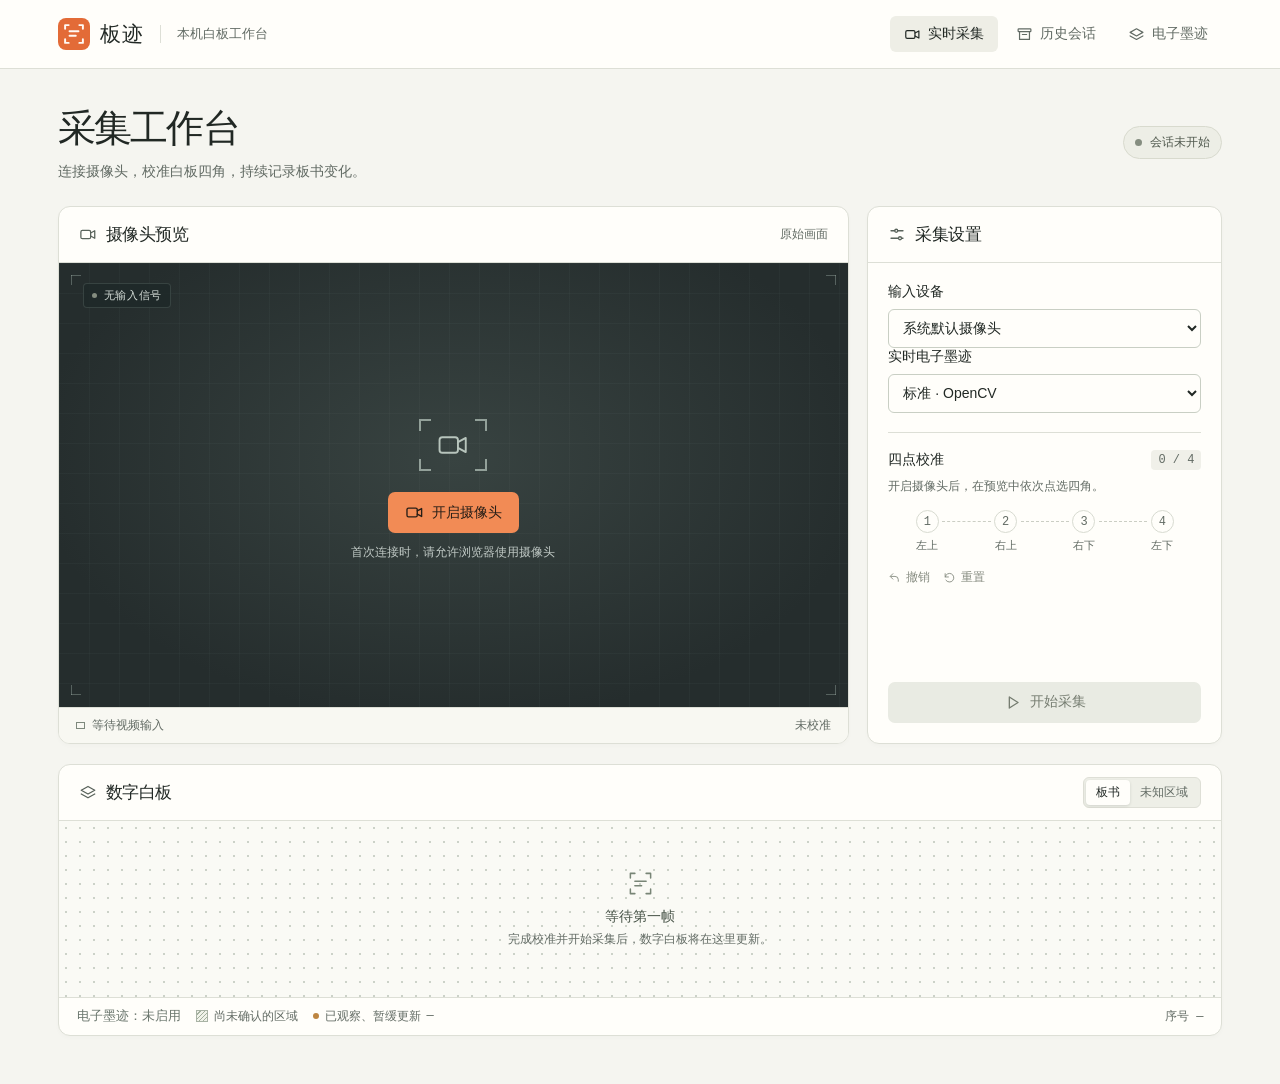
<file: web/index.html>
<!doctype html>
<html lang="zh-CN">
<head>
  <meta charset="utf-8">
  <meta name="viewport" content="width=device-width, initial-scale=1">
  <meta name="theme-color" content="#f6f6f1">
  <title>板迹 · 本机白板工作台</title>
  <link rel="icon" href="mark.svg" type="image/svg+xml">
  <link rel="stylesheet" href="workbench.css">
  <script type="module" src="app.js"></script>
</head>
<body>
  <svg class="sprite" xmlns="http://www.w3.org/2000/svg" aria-hidden="true">
    <symbol id="camera" viewBox="0 0 24 24"><rect x="2.5" y="6.5" width="13" height="11" rx="2"/><path d="m15.5 10 5.5-3v10l-5.5-3"/></symbol>
    <symbol id="archive" viewBox="0 0 24 24"><rect x="3" y="4" width="18" height="4" rx="1"/><path d="M5 8v11h14V8m-10 4h6"/></symbol>
    <symbol id="sliders" viewBox="0 0 24 24"><path d="M4 7h5m4 0h7M4 17h10m4 0h2"/><circle cx="11" cy="7" r="2"/><circle cx="16" cy="17" r="2"/></symbol>
    <symbol id="screen" viewBox="0 0 24 24"><rect x="2.5" y="4.5" width="19" height="13" rx="2"/><path d="M8 21h8m-4-3v3"/></symbol>
    <symbol id="play" viewBox="0 0 24 24"><path d="m8 5 11 7-11 7z"/></symbol>
    <symbol id="stop" viewBox="0 0 24 24"><rect x="6" y="6" width="12" height="12" rx="1"/></symbol>
    <symbol id="reset" viewBox="0 0 24 24"><path d="M4 11a8 8 0 1 1 1.3 6M4 5v6h6"/></symbol>
    <symbol id="undo" viewBox="0 0 24 24"><path d="m9 5-5 5 5 5m-4-5h8a6 6 0 0 1 6 6v3"/></symbol>
    <symbol id="panel" viewBox="0 0 24 24"><path d="M3 7V3h4m10 0h4v4m0 10v4h-4M7 21H3v-4"/><path d="M7 14h6m-6-4h10"/></symbol>
    <symbol id="layers" viewBox="0 0 24 24"><path d="m3 9 9-5 9 5-9 5zm0 5 9 5 9-5"/></symbol>
    <symbol id="clock" viewBox="0 0 24 24"><circle cx="12" cy="12" r="8.5"/><path d="M12 7v5l3 2"/></symbol>
    <symbol id="chevron" viewBox="0 0 24 24"><path d="m9 6 6 6-6 6"/></symbol>
  </svg>

  <header class="masthead">
    <div class="mast-inner">
      <div class="brand"><img src="mark.svg" alt="" width="32" height="32"><b>板迹</b><span>本机白板工作台</span></div>
      <nav aria-label="主导航">
        <a id="nav-live" class="nav-item" href="#capture" aria-current="page"><svg class="icon"><use href="#camera"/></svg>实时采集</a>
        <a id="nav-history" class="nav-item" href="#history"><svg class="icon"><use href="#archive"/></svg>历史会话</a>
        <a id="nav-ink" class="nav-item" href="#ink"><svg class="icon"><use href="#layers"/></svg>电子墨迹</a>
      </nav>
    </div>
  </header>

  <main>
    <section id="capture-view" aria-labelledby="live-title">
      <div class="page-heading">
        <div><h1 id="live-title">采集工作台</h1><p id="live-description">连接摄像头，校准白板四角，持续记录板书变化。</p></div>
        <div class="session-actions" id="session-actions"><span class="tech-label" id="processing-rate" title="最近 3 秒内，摄像头被采样的新帧数和本机服务成功处理的帧数，均按每秒计算" hidden>采样帧率 <b id="sampling-fps">—</b> fps · 处理帧率 <b id="processing-fps">—</b> fps</span><span class="status-pill" id="session-status" role="status"><i></i><span>会话未开始</span></span></div>
      </div>
      <div id="live-messages">
        <div id="live-notice" class="notice" role="alert" hidden></div>
        <p id="glare-notice" class="notice" role="status" hidden>白板上可能有亮带反光。请先调整灯光角度。若需移动摄像头，请停止采集，调整后重新校准。</p>
      </div>
      <div class="capture-layout">
        <article class="card camera-card">
          <header class="card-head"><h2><svg class="icon"><use href="#camera"/></svg>摄像头预览</h2><button id="release" class="text-button" hidden>释放摄像头</button><span class="tech-label" id="input-label">原始画面</span></header>
          <div class="viewfinder" id="viewfinder">
            <div class="hud"><i></i><span id="input-status">无输入信号</span></div>
            <div id="camera-idle" class="camera-idle">
              <div class="focus-icon"><span></span><svg class="icon"><use href="#camera"/></svg></div>
              <button class="button primary" id="connect"><svg class="icon"><use href="#camera"/></svg><span>开启摄像头</span></button>
              <p id="camera-hint">首次连接时，请允许浏览器使用摄像头</p>
            </div>
            <div id="video-plane" class="video-plane" hidden>
              <video id="video" playsinline autoplay muted aria-label="摄像头原始画面"></video>
              <svg id="calibration-overlay" viewBox="0 0 1000 1000" preserveAspectRatio="none" aria-hidden="true"></svg>
              <div id="point-marks" aria-hidden="true"></div>
            </div>
          </div>
          <footer class="camera-foot"><span><i class="focus-dot"></i><span id="resolution">等待视频输入</span></span><span id="calibration-status">未校准</span></footer>
        </article>

        <aside class="card controls">
          <header class="card-head"><h2><svg class="icon"><use href="#sliders"/></svg>采集设置</h2></header>
          <div class="control-body" id="control-body">
            <label for="device">输入设备</label>
            <select id="device"><option value="">系统默认摄像头</option></select>
            <label for="live-ink-mode">实时电子墨迹</label>
            <select id="live-ink-mode">
              <option value="classic">标准 · OpenCV</option>
              <option value="lecturenet-live">LectureNet · 原板校验（实时实验）</option>
            </select>
            <div class="calibration-head"><h3>四点校准</h3><span id="point-count" class="counter">0 / 4</span></div>
            <p class="guide" id="point-instruction" aria-live="polite">开启摄像头后，在预览中依次点选四角。</p>
            <ol class="corner-steps" aria-label="角点顺序">
              <li><span>1</span>左上</li><li><span>2</span>右上</li><li><span>3</span>右下</li><li><span>4</span>左下</li>
            </ol>
            <div class="edit-corners"><button id="undo" class="text-button" disabled><svg class="icon"><use href="#undo"/></svg>撤销</button><button id="reset" class="text-button" disabled><svg class="icon"><use href="#reset"/></svg>重置</button></div>
            <button id="record" class="button record" disabled><svg class="icon"><use href="#play"/></svg><span>开始采集</span></button>
          </div>
        </aside>
      </div>
      <article id="live-board" class="card board-card" aria-label="实时数字白板"></article>
    </section>

    <section id="history-view" aria-labelledby="history-title" hidden>
      <div class="page-heading"><div><h1 id="history-title">历史会话</h1><p>按确认时间回放板书，时间线从会话创建到最后一次确认。</p></div><button id="refresh-history" class="button secondary"><svg class="icon"><use href="#reset"/></svg>刷新记录</button></div>
      <div id="history-notice" class="notice" role="alert" hidden></div>
      <div class="history-layout">
        <aside class="card library">
          <header class="card-head"><h2><svg class="icon"><use href="#archive"/></svg>会话目录</h2><span id="session-count" class="counter">—</span></header>
          <div id="session-list" aria-live="polite"></div>
        </aside>
        <div class="history-detail">
          <article id="history-board" class="card board-card" aria-label="历史数字白板"></article>
          <article class="card timeline" aria-label="回放时间线">
            <header class="card-head"><h2><svg class="icon"><use href="#clock"/></svg>回放时间线</h2><span id="event-counter" class="counter">—</span></header>
            <div class="timeline-body">
              <div class="transport">
                <button class="button small" id="playback" disabled>播放</button>
                <button id="prev" aria-label="上一步" class="square-button" disabled>‹</button>
                <input type="range" id="scrubber" min="0" max="0" value="0" step="1" aria-label="回放进度" disabled>
                <button id="next" aria-label="下一步" class="square-button" disabled>›</button>
              </div>
              <div class="replay-timing">
                <span class="replay-time" aria-label="已播放时间与总时长"><span id="replay-elapsed">00:00</span> / <span id="replay-total">00:00</span></span>
                <label>播放速度
                  <select id="playback-speed">
                    <option value="0.5">0.5×</option><option value="1" selected>1×</option>
                    <option value="2">2×</option><option value="4">4×</option>
                  </select>
                </label>
              </div>
              <p class="event-summary" id="event-summary" aria-live="polite">等待选择会话</p>
              <dl class="event-times"><div><dt>观察时间</dt><dd id="observed">—</dd></div><div><dt>确认时间</dt><dd id="confirmed">—</dd></div></dl>
            </div>
          </article>
        </div>
      </div>
    </section>

    <section id="ink-view" aria-labelledby="ink-title" hidden>
      <div class="page-heading">
        <div><h1 id="ink-title">电子墨迹</h1><p>按确认序列查看笔迹，点击一条墨迹可查看颜色、线宽和来源。淡墨增强是弱线候选实验，反光处可能出现多识别。</p></div>
        <button id="ink-refresh" class="button secondary">刷新会话</button>
      </div>
      <div id="ink-notice" class="notice" role="alert" hidden></div>
      <article class="card ink-card">
        <header class="card-head ink-toolbar">
          <label class="ink-session-label" for="ink-session">会话<select id="ink-session" disabled></select></label>
          <div class="ink-actions">
            <label class="ink-method-label" for="ink-method">识别方式<select id="ink-method">
              <option value="classic">标准 · OpenCV</option>
              <option value="neural">淡墨增强（实验）</option>
              <option value="yolo-experiment" hidden disabled>YOLO 512 · CPU 训练（实验）</option>
              <option value="yolo-mps-experiment" hidden disabled>YOLO 512 · Metal 训练（实验）</option>
              <option value="source-color-experiment" hidden disabled>淡彩笔迹（实验）</option>
              <option value="lecturenet-experiment" hidden disabled>LectureNet · 原板校验（实验）</option>
              <option value="lecturenet-live" hidden disabled>LectureNet · 实时会话</option>
            </select></label>
            <div id="ink-modes" class="segmented" role="group" aria-label="显示内容">
              <button data-mode="ink" aria-pressed="true">墨迹</button>
              <button data-mode="board" aria-pressed="false">原板</button>
              <button data-mode="overlay" aria-pressed="false" title="在原板上用蓝色标出矢量墨迹">叠合</button>
            </div>
            <button id="ink-zoom" class="button small" aria-pressed="false" disabled>放大</button>
          </div>
        </header>
        <div class="ink-canvas-wrap">
          <div id="ink-empty" class="ink-empty"><strong id="ink-empty-title">正在读取会话</strong><p id="ink-empty-description"></p></div>
          <div id="ink-canvas" hidden>
            <div id="ink-sheet" data-mode="ink">
              <img id="ink-board" alt="同一确认序号的原板" hidden>
              <svg id="ink-svg" role="img" aria-label="可选取笔迹的电子墨迹图"></svg>
            </div>
          </div>
          <p id="ink-overlay-key" hidden>蓝色标出矢量墨迹的落点</p>
          <span id="ink-reference-status" role="status" hidden>正在读取此序号的原板…</span>
        </div>
        <footer class="ink-transport"><label for="ink-seq">确认序列</label><input id="ink-seq" type="range" min="0" max="0" value="0" step="1" disabled><output id="ink-seq-output">—</output></footer>
      </article>
      <article class="card ink-inspector">
        <header class="card-head"><div><h2>墨迹详情</h2><p id="ink-status" class="tech-label">未加载</p></div><div class="ink-actions"><button id="ink-export-svg" class="button small" disabled>导出墨迹 SVG</button><button id="ink-export-json" class="button small" disabled>导出墨迹 JSON</button></div></header>
        <dl id="ink-detail" class="ink-meta"></dl>
      </article>
    </section>
  </main>
  <template id="board-template">
    <header class="card-head"><h2><svg class="icon"><use href="#layers"/></svg><span class="board-title">数字白板</span></h2>
      <div class="segmented" role="group" aria-label="显示图层"><button data-layer="board" aria-pressed="true">板书</button><button data-layer="unknown" aria-pressed="false">未知区域</button></div>
    </header>
    <div class="board-surface"><div class="board-empty"><svg class="icon"><use href="#panel"/></svg><strong></strong><p></p></div><div class="board-images" hidden><img class="board-image" alt="透视校正后的板书"><div class="unknown-overlay"></div></div></div>
    <footer class="board-footer"><span class="legend"><i class="hatch"></i><span>尚未确认的区域</span></span><span class="held" title="采集时被遮挡或需继续观察的块，占整板的比例"><i></i>已观察、暂缓更新 <b>—</b></span><span class="seq">序号 —</span></footer>
  </template>
</body>
</html>
</file>
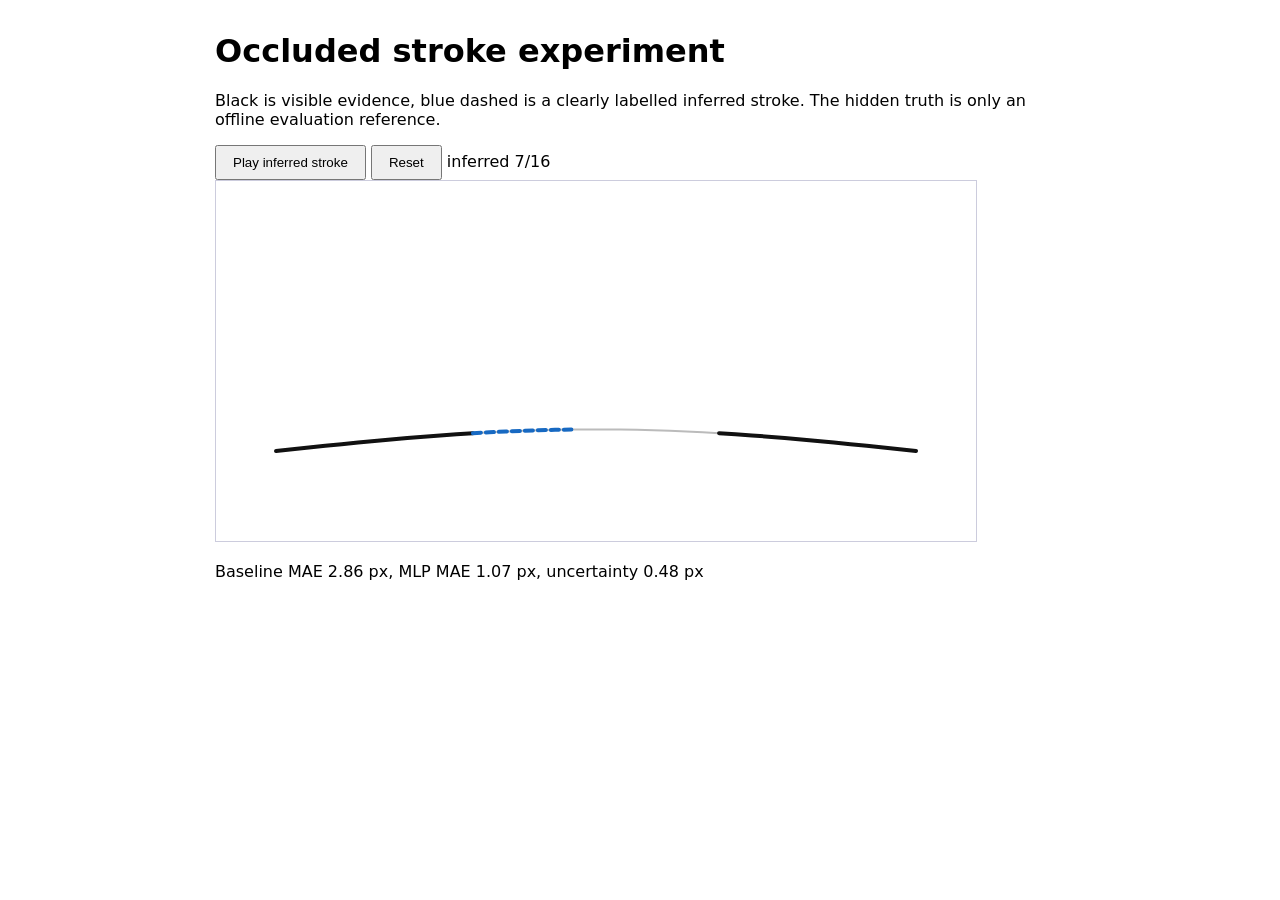
<file: experiments/occluded-stroke/index.html>
<!doctype html><meta charset="utf-8"><title>Occluded stroke experiment</title><style>body{font:16px system-ui;max-width:850px;margin:2rem auto}svg{border:1px solid #ccd}polyline{fill:none;stroke-width:4;stroke-linecap:round}.path{stroke:#bbb;stroke-width:2}.visible{stroke:#111}.guess{stroke:#1769c2;stroke-dasharray:8 5}button{padding:.5rem 1rem}</style><h1>Occluded stroke experiment</h1><p>Black is visible evidence, blue dashed is a clearly labelled inferred stroke. The hidden truth is only an offline evaluation reference.</p><button id="play">Play inferred stroke</button> <button id="reset">Reset</button><span id="status"></span><svg id="s" width="760" height="360"></svg><p id="m"></p><script>const d={"profile": "ease", "baseline_mae_px": 2.862254025044717, "mlp_mae_px": 1.071582647008137, "uncertainty_px": 0.4802935681995714, "path": [[0.0, 0.0], [0.02564102564102564, 0.009655988246007104], [0.05128205128205128, 0.019249353702931227], [0.07692307692307693, 0.02871787971450693], [0.10256410256410256, 0.0380001592561767], [0.1282051282051282, 0.047035993183209], [0.15384615384615385, 0.05576678064525223], [0.1794871794871795, 0.06413589913533613], [0.20512820512820512, 0.07208907170855745], [0.23076923076923075, 0.07957471898889543], [0.2564102564102564, 0.08654429368125773], [0.28205128205128205, 0.09295259541931855], [0.3076923076923077, 0.09875806390723876], [0.3333333333333333, 0.10392304845413262], [0.358974358974359, 0.10841405215324586], [0.3846153846153846, 0.11220194912224976], [0.41025641025641024, 0.11526217339576467], [0.4358974358974359, 0.11757487824507212], [0.4615384615384615, 0.11912506489176647], [0.48717948717948717, 0.11990267978058834], [0.5128205128205128, 0.11990267978058836], [0.5384615384615384, 0.11912506489176647], [0.5641025641025641, 0.11757487824507212], [0.5897435897435898, 0.11526217339576468], [0.6153846153846154, 0.11220194912224978], [0.641025641025641, 0.10841405215324589], [0.6666666666666666, 0.10392304845413264], [0.6923076923076923, 0.09875806390723878], [0.717948717948718, 0.09295259541931855], [0.7435897435897436, 0.08654429368125774], [0.7692307692307692, 0.07957471898889545], [0.7948717948717948, 0.0720890717085575], [0.8205128205128205, 0.06413589913533614], [0.8461538461538461, 0.055766780645252235], [0.8717948717948718, 0.047035993183209016], [0.8974358974358974, 0.03800015925617675], [0.923076923076923, 0.02871787971450697], [0.9487179487179487, 0.019249353702931262], [0.9743589743589743, 0.00965598824600713], [1.0, 1.4695761589768237e-17]], "truth": [0.2979069767441861, 0.3302772808586763, 0.36336314847942763, 0.39702146690518797, 0.431109123434705, 0.46548300536672643, 0.5000000000000001, 0.5345169946332738, 0.5688908765652954, 0.6029785330948123, 0.6366368515205727, 0.669722719141324, 0.7020930232558142, 0.7336046511627908], "baseline": [0.29957662492546216, 0.33275790101371505, 0.3659391771019679, 0.3991204531902207, 0.43230172927847355, 0.4654830053667264, 0.49866428145497926, 0.5318455575432322, 0.565026833631485, 0.5982081097197378, 0.6313893858079906, 0.6645706618962435, 0.6977519379844963, 0.7309332140727491], "prediction": [0.30000264850196673, 0.33109303871704465, 0.3628190472556761, 0.39606377617325655, 0.4294288375654028, 0.46460736167609556, 0.49971325249982945, 0.5346377287554797, 0.5700325477373159, 0.6042512045025414, 0.6384543344254172, 0.6701908873954203, 0.7011117340645561, 0.7316604097887671]},s=document.querySelector('#s'),st=document.querySelector('#status'),pts=d.path.map(p=>[60+p[0]*640,270-p[1]*180]);let i=0,t;function line(a,c){const e=document.createElementNS('http://www.w3.org/2000/svg','polyline');e.className.baseVal=c;e.setAttribute('points',a.map(p=>p.join(',')).join(' '));s.append(e)}function draw(){s.innerHTML='';line(pts,'path');line(pts.slice(0,13),'visible');line(pts.slice(27),'visible');if(i)line(pts.slice(12,12+i),'guess');st.textContent=i?' inferred '+i+'/16':' two visible sides';if(i<16)t=setTimeout(()=>{i++;draw()},140)}play.onclick=()=>{clearTimeout(t);i=0;draw()};reset.onclick=()=>{clearTimeout(t);i=0;draw()};draw();m.textContent='Baseline MAE '+d.baseline_mae_px.toFixed(2)+' px, MLP MAE '+d.mlp_mae_px.toFixed(2)+' px, uncertainty '+d.uncertainty_px.toFixed(2)+' px';</script>
</file>
<file: web/workbench.css>
:root {
  color-scheme: light;
  --paper: #f5f5f0;
  --card: #fffefa;
  --ink: #212824;
  --muted: #626b64;
  --line: #dddfd6;
  --accent: #ae451b;
  --orange: #f28b55;
  --green: #34775e;
  --mono: "SFMono-Regular", Consolas, "Liberation Mono", monospace;
  font-family: "Inter", -apple-system, BlinkMacSystemFont, "PingFang SC", "Microsoft YaHei", sans-serif;
  font-synthesis: none;
}
* { box-sizing: border-box; }
body { margin: 0; background: var(--paper); color: var(--ink); font-size: 14px; }
[hidden], .sprite { display: none !important; }
button, select, input { font: inherit; }
button, select, a { -webkit-tap-highlight-color: transparent; }
button { cursor: pointer; color: inherit; }
button:disabled, select:disabled { cursor: not-allowed; }
button:focus-visible, a:focus-visible, select:focus-visible, input:focus-visible, .video-plane:focus-visible { outline: 3px solid #cf692e; outline-offset: 3px; }
h1, h2, h3, p, ol, dl, dd { margin: 0; }
.icon { width: 19px; height: 19px; flex-shrink: 0; fill: none; stroke: currentColor; stroke-width: 1.7; stroke-linecap: round; stroke-linejoin: round; }
.masthead { background: var(--card); border-bottom: 1px solid var(--line); }
.mast-inner, main { max-width: 1360px; margin-inline: auto; padding-inline: clamp(18px, 4.5vw, 72px); }
.mast-inner { min-height: 68px; display: flex; align-items: center; justify-content: space-between; gap: 18px; }
.brand, nav, .nav-item, .status-pill, .card-head, h2, .button, .text-button, .camera-foot, .camera-foot > span, .calibration-head, .board-footer, .held, .legend, .transport { display: flex; align-items: center; }
.brand { gap: 10px; white-space: nowrap; }
.brand b { font-size: 21px; letter-spacing: .06em; font-weight: 720; }
.brand span { border-left: 1px solid var(--line); margin-left: 6px; padding-left: 16px; color: var(--muted); font-size: 13px; }
nav { gap: 4px; }
.nav-item { gap: 7px; padding: 9px 14px; border-radius: 6px; color: var(--muted); text-decoration: none; font-weight: 600; }
.nav-item .icon { width: 17px; height: 17px; }
.nav-item:hover { background: #f4f3ed; }
.nav-item[aria-current] { background: #eeeee6; color: var(--ink); }
main { padding-bottom: 48px; }
.page-heading { margin-block: 34px 23px; display: flex; justify-content: space-between; align-items: center; gap: 14px; }
h1 { font-size: clamp(29px, 3vw, 42px); letter-spacing: -.045em; line-height: 1.28; font-weight: 740; }
.page-heading p { margin-top: 8px; font-size: 14px; line-height: 1.6; color: var(--muted); }
.status-pill { white-space: nowrap; gap: 8px; padding: 7px 11px; font-size: 12px; border: 1px solid #d8dace; background: #edeee6; border-radius: 30px; color: #50594e; }
.status-pill i, .hud i, .held i { width: 7px; height: 7px; border-radius: 50%; background: #858d80; }
.status-pill.active { background: #e1eee6; color: #24583f; border-color: #c4daca; }
.status-pill.active i, .hud.signal i { background: #66bd8d; }
.capture-layout { display: grid; grid-template-columns: minmax(0, 2.23fr) minmax(264px, 1fr); gap: 18px; align-items: stretch; }
.card { min-width: 0; border: 1px solid var(--line); border-radius: 12px; background: var(--card); overflow: hidden; box-shadow: 0 2px 5px #1f2a1f05; }
.card-head { min-height: 56px; padding: 10px 20px; justify-content: space-between; gap: 12px; border-bottom: 1px solid var(--line); }
h2 { gap: 9px; font-size: 17px; letter-spacing: -.025em; font-weight: 680; }
h2 .icon { width: 18px; color: #59635b; }
.tech-label { color: var(--muted); font-size: 12px; }
.camera-card, .controls { display: flex; flex-direction: column; }
.viewfinder {
  isolation: isolate; position: relative; display: grid; place-items: center; flex: 1 0 auto; width: 100%; aspect-ratio: 16 / 9; overflow: hidden;
  background-color: #252d2d;
  background-image: linear-gradient(#9cb3ab0b 1px, transparent 1px), linear-gradient(90deg, #9cb3ab0b 1px, transparent 1px), radial-gradient(ellipse at 50% 44%, #384341 0%, transparent 75%);
  background-size: 30px 30px, 30px 30px, 100% 100%;
}
.viewfinder::after { pointer-events: none; content: ""; position: absolute; inset: 12px; z-index: 2; background: linear-gradient(#abbdb45e,#abbdb45e) left top / 10px 1px, linear-gradient(#abbdb45e,#abbdb45e) left top / 1px 10px, linear-gradient(#abbdb45e,#abbdb45e) right top / 10px 1px, linear-gradient(#abbdb45e,#abbdb45e) right top / 1px 10px, linear-gradient(#abbdb45e,#abbdb45e) left bottom / 10px 1px, linear-gradient(#abbdb45e,#abbdb45e) left bottom / 1px 10px, linear-gradient(#abbdb45e,#abbdb45e) right bottom / 10px 1px, linear-gradient(#abbdb45e,#abbdb45e) right bottom / 1px 10px; background-repeat: no-repeat; }
.hud { position: absolute; left: 24px; top: 20px; display: flex; align-items: center; gap: 7px; z-index: 3; pointer-events: none; font-size: 11px; letter-spacing: .06em; color: #d7dfd9; background: #1f2929da; border: 1px solid #87968e3b; padding: 4px 8px; border-radius: 4px; }
.hud i { width: 5px; height: 5px; }
.camera-idle { text-align: center; z-index: 1; padding: 36px 16px 24px; max-width: 100%; }
.camera-idle p { font-size: 12px; color: #c0c9c5; line-height: 1.6; margin-top: 10px; }
.focus-icon { display: grid; place-items: center; position: relative; width: 68px; height: 52px; color: #b7c4bc; margin: 0 auto 21px; }
.focus-icon::before, .focus-icon::after, .focus-icon span::before, .focus-icon span::after { content: ""; position: absolute; width: 10px; height: 10px; border: solid #92a099; border-width: 0; }
.focus-icon::before { left: 0; top: 0; border-width: 2px 0 0 2px; }
.focus-icon::after { right: 0; top: 0; border-width: 2px 2px 0 0; }
.focus-icon span { position: absolute; inset: 0; }
.focus-icon span::before { left: 0; bottom: 0; border-width: 0 0 2px 2px; }
.focus-icon span::after { right: 0; bottom: 0; border-width: 0 2px 2px 0; }
.focus-icon .icon { width: 34px; height: 34px; stroke-width: 1.35; }
.button { border: 0; border-radius: 7px; padding: 10px 17px; min-height: 41px; justify-content: center; gap: 8px; font-weight: 650; }
.primary { background: var(--orange); color: #271e17; margin-inline: auto; }
.primary:hover { background: #ffa36d; }
.primary:disabled { background: #a9a699; }
.secondary, .small, .square-button { background: var(--card); border: 1px solid var(--line); }
.secondary:hover, .small:hover:enabled, .square-button:hover:enabled { background: #efefe7; }
.video-plane { position: absolute; inset: 50% auto auto 50%; transform: translate(-50%, -50%); background: #111; touch-action: manipulation; }
.video-plane.editable { cursor: crosshair; }
.video-plane video, #calibration-overlay, #point-marks { width: 100%; height: 100%; position: absolute; inset: 0; display: block; pointer-events: none; }
#calibration-overlay { overflow: visible; }
#calibration-overlay polyline, #calibration-overlay polygon { stroke: #ff9564; stroke-width: 2; stroke-dasharray: 6 4; fill: none; vector-effect: non-scaling-stroke; }
#calibration-overlay polygon { fill: #e67a4926; stroke-dasharray: none; }
.point-marker { width: 21px; height: 21px; position: absolute; display: grid; place-items: center; transform: translate(-50%, -50%); color: #201b16; background: #ffae79; border: 1.5px solid #211d19; box-shadow: 0 0 0 1px #fff8; border-radius: 50%; font: bold 11px var(--mono); }
.camera-foot { justify-content: space-between; min-height: 36px; padding: 7px 17px; background: #f8f8f2; border-top: 1px solid var(--line); color: var(--muted); font: 12px var(--mono); }
.camera-foot > span { gap: 7px; }
.focus-dot { display: block; width: 9px; height: 7px; border: 1px solid #7e897d; }
.control-body { padding: 20px; flex: 1; display: flex; flex-direction: column; }
label, h3 { font-size: 14px; font-weight: 650; }
select { width: 100%; min-width: 0; text-overflow: ellipsis; border: 1px solid #c9cfc4; border-radius: 6px; height: 39px; padding: 0 10px; background: #fffefa; color: var(--ink); margin-top: 8px; }
.calibration-head { justify-content: space-between; padding-top: 17px; margin-top: 19px; border-top: 1px solid var(--line); }
.counter { padding: 3px 7px; background: #f0f0e9; color: var(--muted); border-radius: 4px; font: 12px var(--mono); white-space: nowrap; }
.guide { margin-top: 7px; color: var(--muted); font-size: 12px; line-height: 1.55; }
.corner-steps { list-style: none; padding: 0; display: grid; grid-template-columns: repeat(4, 1fr); margin: 15px 0 9px; }
.corner-steps li { position: relative; display: grid; justify-items: center; gap: 5px; font-size: 11px; color: var(--muted); }
.corner-steps li:not(:last-child)::after { position: absolute; content: ""; left: calc(50% + 15px); right: calc(-50% + 15px); top: 11px; border-top: 1px dashed #cbcec4; }
.corner-steps span { width: 23px; height: 23px; display: grid; place-items: center; border: 1px solid #d8dbd1; border-radius: 50%; font: 12px var(--mono); }
.corner-steps .done span { color: #fff; background: var(--green); border-color: var(--green); }
.corner-steps .current span { border-color: #d67645; color: var(--accent); background: #fff0e4; }
.edit-corners { display: flex; align-items: center; gap: 13px; margin: 3px 0 14px; }
.text-button { border: 0; padding: 4px 0; gap: 5px; font-size: 12px; color: var(--accent); background: none; }
.text-button:hover:enabled { text-decoration: underline; }
.text-button:disabled { color: #888d82; }
.text-button .icon { width: 13px; height: 13px; }
.record { margin-top: auto; background: #293d32; color: white; width: 100%; }
.record:hover:enabled { background: #385444; }
.record.running { background: #9c3f22; }
.record:disabled { background: #e9ebe3; color: #767d71; }
.notice { margin-bottom: 14px; padding: 12px 15px; border: 1px solid #edc6ab; border-left: 3px solid #b95d31; border-radius: 6px; background: #fff2e7; color: #803e20; line-height: 1.6; overflow-wrap: anywhere; }
.board-card { margin-top: 20px; }
.live-vector-layer { position: absolute; inset: 0; width: 100%; height: 100%; pointer-events: none; }
.live-vector-layer[hidden] { display: none; }
.live-vector-status { color: #69756c; font-size: .82rem; }
.segmented { display: inline-flex; padding: 2px; background: #eeefe7; border: 1px solid #dedfd6; border-radius: 6px; }
.segmented button { border: 0; padding: 4px 10px; border-radius: 4px; color: var(--muted); font-size: 12px; background: transparent; }
.segmented button[aria-pressed="true"] { background: #fffefa; color: var(--ink); box-shadow: 0 1px 3px #202a2324; font-weight: 600; }
.board-surface { background-color: #fafaf5; background-image: radial-gradient(#ccd2c8 1px, transparent 1px); background-size: 14px 14px; min-height: 176px; display: grid; place-items: center; padding: 16px; }
.board-empty { text-align: center; color: var(--muted); }
.board-empty .icon { margin-bottom: 8px; width: 27px; height: 27px; color: #788576; stroke-width: 1.35; }
.board-empty strong { display: block; font-size: 14px; font-weight: 600; color: #485448; }
.board-empty p { margin-top: 5px; font-size: 12px; }
.board-images { position: relative; max-width: 100%; }
.board-image { display: block; width: auto; height: auto; max-width: 100%; max-height: max(360px, 68vh); }
.unknown-overlay { position: absolute; inset: 0; background: repeating-linear-gradient(135deg, #edf0e6a6 0 4px, #7987778c 4px 5.5px); mask-size: 100% 100%; mask-mode: luminance; mask-repeat: no-repeat; }
.board-footer { min-height: 38px; border-top: 1px solid var(--line); gap: 15px; padding: 8px 18px; color: var(--muted); font-size: 12px; flex-wrap: wrap; }
.held, .legend { gap: 6px; }
.held i { width: 6px; height: 6px; background: #bd8541; }
.held b, .seq { font: 12px var(--mono); }
.seq { margin-left: auto; }
.hatch { width: 12px; height: 12px; display: inline-block; border: 1px solid #a9b3a5; background: repeating-linear-gradient(135deg, #f0f2e9 0 2px, #a4b09d 2px 3px); }
.legend.mask .hatch { background: linear-gradient(90deg, white 50%, black 50%); }
.history-layout { display: grid; grid-template-columns: minmax(215px, .9fr) minmax(0, 2.4fr); gap: 18px; align-items: start; }
.library { min-height: 184px; }
.history-detail { min-width: 0; }
.history-detail .board-card { margin: 0; }
.list-message { padding: 26px 18px; color: var(--muted); line-height: 1.6; }
#session-list { max-height: 62vh; overflow: auto; }
.session-row { display: flex; align-items: center; justify-content: space-between; width: 100%; gap: 8px; background: transparent; text-align: left; border: 0; border-bottom: 1px solid var(--line); border-left: 3px solid transparent; padding: 14px 15px; }
.session-row:last-child { border-bottom: 0; }
.session-row:hover { background: #f5f5ef; }
.session-row[aria-current] { border-left-color: #c36735; background: #faf0e5; }
.session-row strong, .session-row small { display: block; }
.session-row strong { font-size: 13px; }
.session-row small { color: var(--muted); margin-top: 5px; font: 11px var(--mono); overflow-wrap: anywhere; }
.session-row .icon { width: 14px; }
.timeline { margin-top: 16px; }
.timeline-body { padding: 15px 18px; }
.transport { gap: 9px; }
.replay-timing { display: flex; justify-content: space-between; align-items: center; flex-wrap: wrap; gap: 6px 12px; margin-top: 8px; color: var(--muted); font-size: 12px; }
.replay-time { font-family: var(--mono); font-variant-numeric: tabular-nums; }
.replay-timing select { margin-left: 4px; padding: 3px 5px; color: var(--ink); border: 1px solid var(--line); border-radius: 5px; background: var(--card); }
.small, .square-button { white-space: nowrap; font-size: 13px; min-height: 32px; padding: 5px 11px; border-radius: 5px; }
.square-button { font-size: 20px; line-height: 1; }
.transport button:disabled { color: #8e948b; background: #f2f3ed; }
input[type="range"] { accent-color: #ae582e; flex: 1; min-width: 25px; }
.event-summary { margin-top: 14px; font-weight: 600; font-size: 13px; }
.event-times { display: flex; flex-wrap: wrap; gap: 10px 25px; margin-top: 9px; font-size: 12px; color: var(--muted); }
.event-times div { display: flex; gap: 8px; }
.event-times dd { color: var(--ink); font-variant-numeric: tabular-nums; }
.ink-card { min-width: 0; }
.ink-toolbar, .ink-actions, .ink-inspector .card-head { display: flex; align-items: center; flex-wrap: wrap; gap: 8px 12px; }
.ink-session-label { display: flex; gap: 10px; align-items: center; min-width: 0; }
.ink-session-label select { width: auto; max-width: 100%; margin: 0; }
.ink-method-label { display: flex; gap: 8px; align-items: center; color: var(--muted); font-size: 12px; }
.ink-method-label select { width: auto; min-width: 150px; margin: 0; }
.ink-canvas-wrap { position: relative; background: #eeefe9; padding: clamp(6px, 1.2vw, 16px); }
#ink-canvas { width: 100%; overflow: auto; border: 1px solid var(--line); background: #fff; }
#ink-sheet { position: relative; width: 100%; }
#ink-sheet.enlarged { width: max(175%, var(--ink-native-width)); }
#ink-svg { position: relative; display: block; width: 100%; height: auto; }
#ink-board { position: absolute; inset: 0; display: block; width: 100%; height: 100%; }
#ink-sheet[data-mode="board"] #ink-svg { visibility: hidden; }
#ink-sheet[data-mode="overlay"] [data-paper] { fill: none; }
#ink-sheet[data-mode="overlay"] [data-geometry="outline"] { fill: #0078bb; fill-opacity: .72; }
#ink-sheet[data-mode="overlay"] [data-geometry="line"] { stroke: #0078bb; stroke-opacity: .72; }
#ink-svg [data-stroke-id], #ink-svg [data-hit-id] { cursor: pointer; }
#ink-overlay-key { margin-top: 6px; color: #12638f; font-size: 12px; }
#ink-reference-status { position: absolute; inset: 0; display: grid; place-items: center; background: var(--paper); color: var(--muted); }
.ink-empty { padding: 65px 12px; text-align: center; color: var(--muted); }
.ink-empty strong { color: var(--ink); font-size: 16px; }
.ink-empty p { margin-top: 8px; }
.ink-transport { display: grid; grid-template-columns: auto minmax(45px, 1fr) auto; gap: 12px; align-items: center; padding: 12px 18px; color: var(--muted); }
.ink-transport output { font: 12px var(--mono); }
.ink-inspector { margin-top: 14px; }
.ink-inspector .tech-label { margin-top: 4px; }
.ink-meta { margin: 0; padding: 14px 18px; display: flex; flex-wrap: wrap; gap: 8px 24px; }
.ink-meta:empty { display: none; }
.ink-meta dt { color: var(--muted); font-size: 11px; }
.ink-meta dd { margin: 4px 0 0; font-family: var(--mono); overflow-wrap: anywhere; }
@media (max-width: 580px) {
  .ink-toolbar, .ink-inspector .card-head { padding: 10px 12px; }
  .ink-session-label { width: 100%; }
  .ink-session-label select { flex: 1; }
  .ink-method-label { width: 100%; justify-content: space-between; }
  .ink-method-label select { flex: 1; }
  .ink-transport { padding: 10px; gap: 8px; }
}
@media (min-width: 1450px) { .page-heading { margin-block: 42px 27px; } }
@media (max-width: 900px) { .mast-inner, main { padding-inline: 22px; } .capture-layout { grid-template-columns: minmax(0,1.65fr) minmax(248px,1fr); gap: 13px; } .control-body { padding: 16px; } }
@media (max-width: 710px) {
  .mast-inner, main { padding-inline: 16px; } .mast-inner { min-height: 56px; }
  .brand span { display: none; } .brand { gap: 7px; } .brand img { width: 27px; height: 27px; } .brand b { font-size: 18px; }
  .nav-item { padding: 8px 9px; font-size: 13px; gap: 5px; }
  .page-heading { margin-block: 22px 16px; align-items: flex-start; flex-wrap: wrap; gap: 9px; }
  .page-heading p { font-size: 12px; margin-top: 5px; } .status-pill { font-size: 11px; padding: 5px 8px; }
  .capture-layout, .history-layout { grid-template-columns: 1fr; gap: 14px; }
  .card-head { min-height: 47px; padding: 9px 14px; } h2 { font-size: 16px; }
  .viewfinder { min-height: 200px; } .hud { left: 19px; top: 16px; }
  .focus-icon { width: 47px; height: 35px; margin-bottom: 12px; } .focus-icon .icon { width: 25px; }
  .control-body { padding: 14px 16px 16px; } .calibration-head { margin-top: 13px; padding-top: 12px; }
  .corner-steps { margin: 11px 0 6px; } .edit-corners { margin-bottom: 9px; } .board-card { margin-top: 14px; }
  .board-footer { gap: 6px 11px; padding-inline: 13px; font-size: 11px; } .library { min-height: 0; } #session-list { max-height: 200px; }
}
@media (max-width: 375px) { .mast-inner, main { padding-inline: 10px; } .nav-item { padding-inline: 6px; } .brand { gap: 4px; } }
.session-actions { display: flex; align-items: center; flex-wrap: wrap; gap: 10px; }
#processing-rate { white-space: nowrap; font-variant-numeric: tabular-nums; }
.session-actions .record { width: auto; margin: 0; white-space: nowrap; }
.nav-item.is-recording::after { content: ""; width: 6px; height: 6px; background: #36825e; border-radius: 50%; }
#capture-view.monitoring { display: grid; grid-template-columns: minmax(0, .95fr) minmax(0, 1.18fr); grid-template-areas: "heading heading" "notice notice" "camera board"; gap: 0 16px; }
.monitoring .page-heading { grid-area: heading; }
.monitoring .capture-layout { display: contents; }
.monitoring .controls { display: none; }
.monitoring .camera-card { grid-area: camera; }
.monitoring .board-card { display: flex; flex-direction: column; grid-area: board; margin: 0; }
.monitoring .board-surface { flex: 1; min-height: 200px; }
.monitoring .board-image { max-height: 58vh; }
.monitoring #live-messages { grid-area: notice; }
@media (max-width: 760px) {
  #capture-view.monitoring { grid-template-columns: 1fr; grid-template-areas: "heading" "notice" "board" "camera"; }
  .monitoring .camera-card { margin-top: 14px; }
  .monitoring .session-actions .record { min-height: 33px; padding: 6px 12px; }
}

.monitoring #calibration-overlay polygon { fill: none; stroke-opacity: .8; }
</file>
